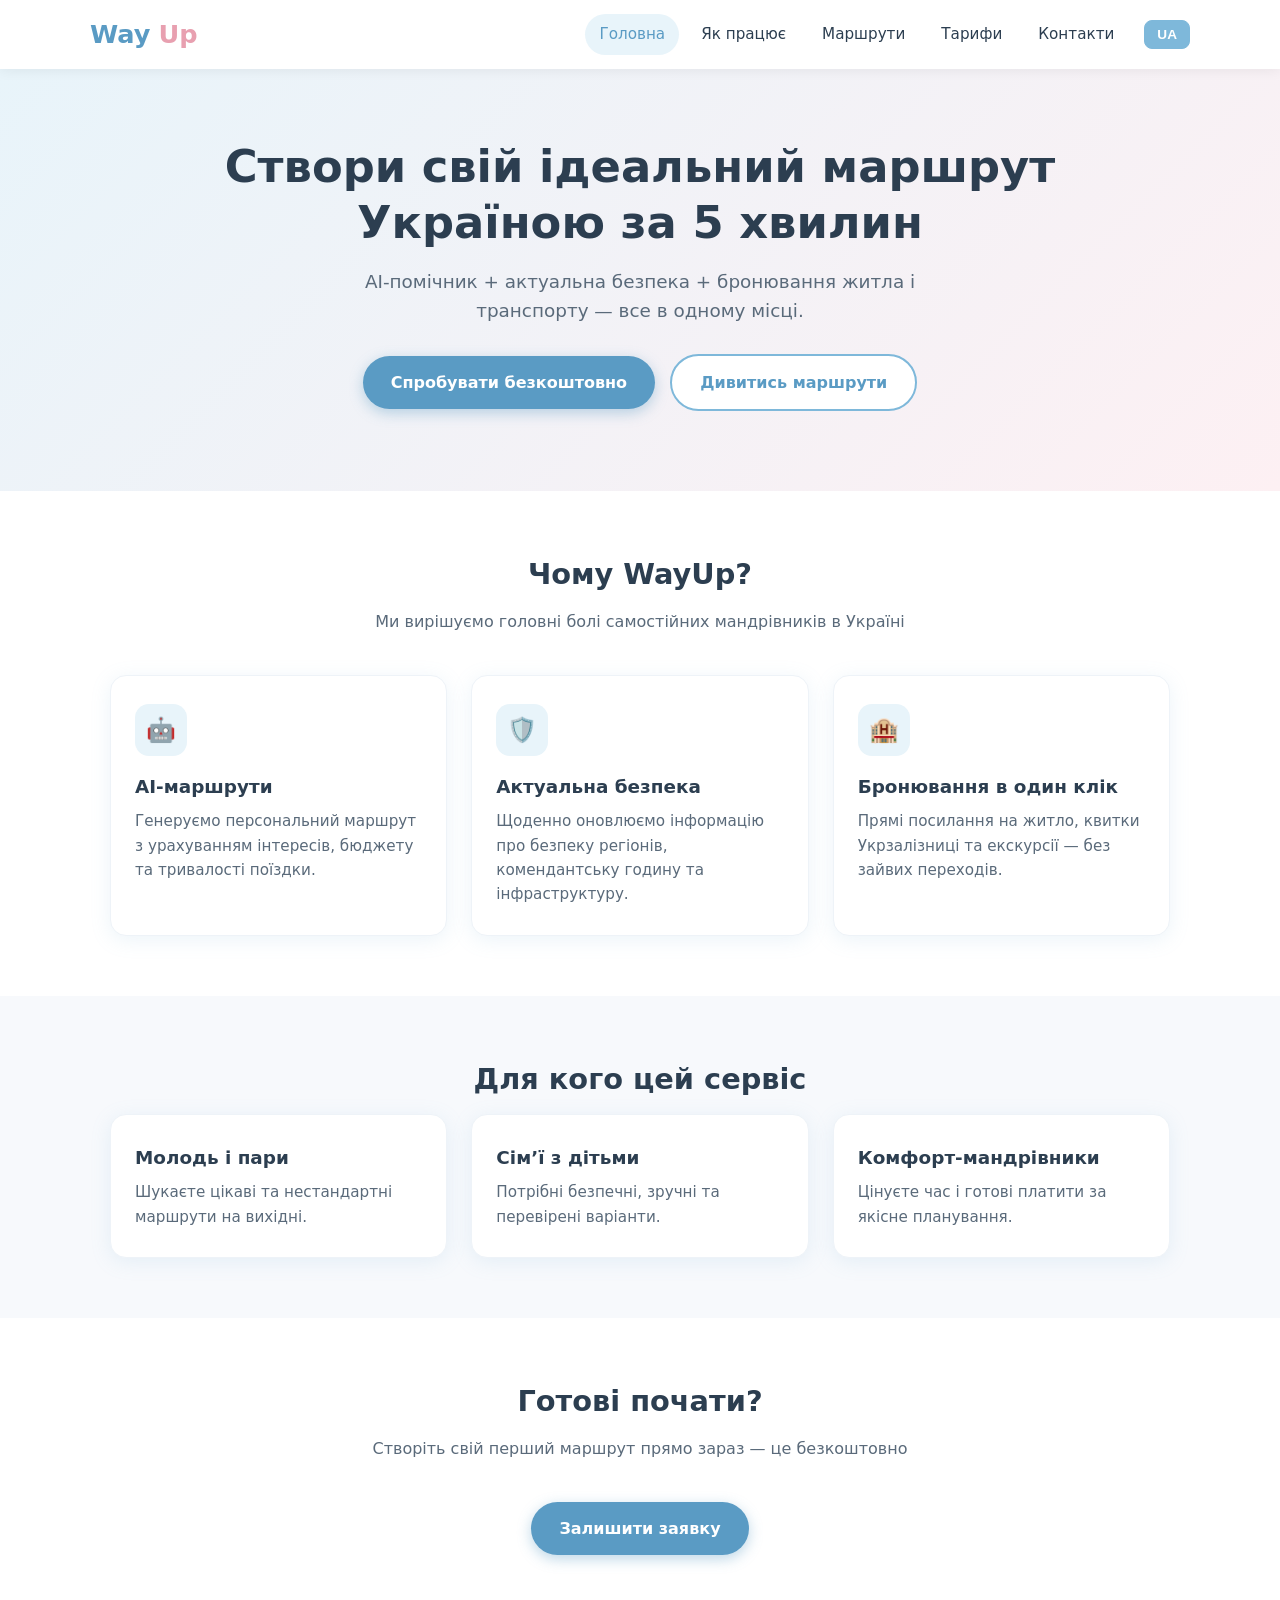
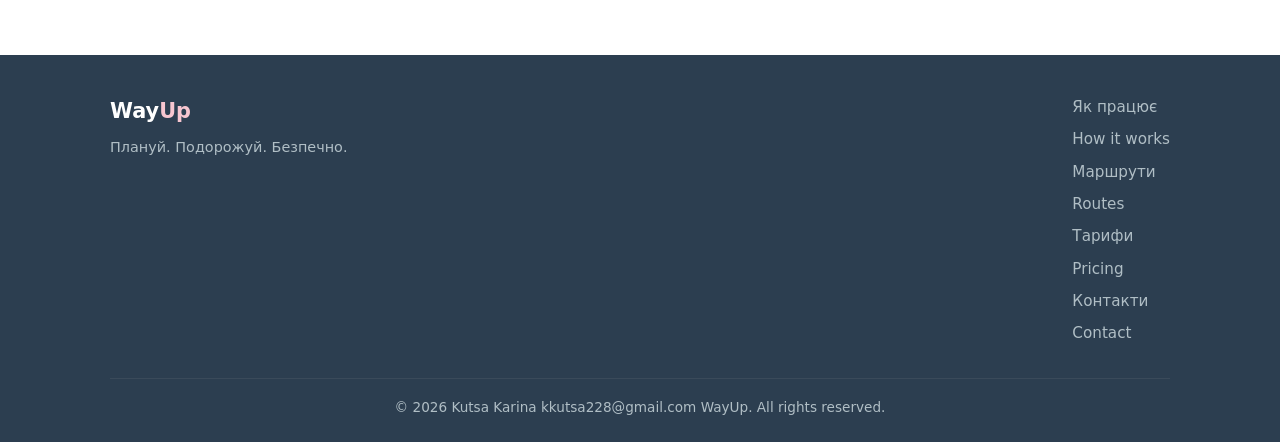
<file: index.html>
<!DOCTYPE html>
<html lang="uk">
<head>
  <meta charset="UTF-8">
  <meta name="viewport" content="width=device-width, initial-scale=1.0">
  <title>WayUp — Плануй подорожі Україною</title>
  <link rel="stylesheet" href="style.css">
</head>
<body>
  <header>
    <div class="container header-inner">
      <a href="index.html" class="logo">Way<span>Up</span></a>
      <nav>
        <a href="index.html" class="active" data-lang="ua">Головна</a>
        <a href="index.html" class="active" data-lang="en" style="display:none">Home</a>
        <a href="how.html" data-lang="ua">Як працює</a>
        <a href="how.html" data-lang="en" style="display:none">How it works</a>
        <a href="routes.html" data-lang="ua">Маршрути</a>
        <a href="routes.html" data-lang="en" style="display:none">Routes</a>
        <a href="pricing.html" data-lang="ua">Тарифи</a>
        <a href="pricing.html" data-lang="en" style="display:none">Pricing</a>
        <a href="contact.html" data-lang="ua">Контакти</a>
        <a href="contact.html" data-lang="en" style="display:none">Contact</a>
        <div class="lang-switch">
          <button class="lang-btn active" data-lang="ua">UA</button>
          <button class="lang-btn" data-lang="en">EN</button>
        </div>
      </nav>
    </div>
  </header>

  <section class="hero">
    <div class="container">
      <h1 data-lang="ua">Створи свій ідеальний маршрут<br>Україною за 5 хвилин</h1>
      <h1 data-lang="en" style="display:none">Create your perfect route<br>across Ukraine in 5 minutes</h1>
      <p data-lang="ua">AI-помічник + актуальна безпека + бронювання житла і транспорту — все в одному місці.</p>
      <p data-lang="en" style="display:none">AI assistant + real-time safety + accommodation & transport booking — all in one place.</p>
      <a href="how.html" class="btn btn-primary" data-lang="ua">Спробувати безкоштовно</a>
      <a href="how.html" class="btn btn-primary" data-lang="en" style="display:none">Try for free</a>
      <a href="routes.html" class="btn btn-secondary" data-lang="ua">Дивитись маршрути</a>
      <a href="routes.html" class="btn btn-secondary" data-lang="en" style="display:none">View routes</a>
    </div>
  </section>

  <section>
    <div class="container">
      <h2 class="section-title" data-lang="ua">Чому WayUp?</h2>
      <h2 class="section-title" data-lang="en" style="display:none">Why WayUp?</h2>
      <p class="section-sub" data-lang="ua">Ми вирішуємо головні болі самостійних мандрівників в Україні</p>
      <p class="section-sub" data-lang="en" style="display:none">We solve the main pain points of independent travelers in Ukraine</p>
      <div class="cards">
        <div class="card">
          <div class="card-icon">🤖</div>
          <h3 data-lang="ua">AI-маршрути</h3>
          <h3 data-lang="en" style="display:none">AI routes</h3>
          <p data-lang="ua">Генеруємо персональний маршрут з урахуванням інтересів, бюджету та тривалості поїздки.</p>
          <p data-lang="en" style="display:none">We generate a personal itinerary based on your interests, budget and trip length.</p>
        </div>
        <div class="card">
          <div class="card-icon">🛡️</div>
          <h3 data-lang="ua">Актуальна безпека</h3>
          <h3 data-lang="en" style="display:none">Real-time safety</h3>
          <p data-lang="ua">Щоденно оновлюємо інформацію про безпеку регіонів, комендантську годину та інфраструктуру.</p>
          <p data-lang="en" style="display:none">Daily updates on regional safety, curfew and infrastructure status.</p>
        </div>
        <div class="card">
          <div class="card-icon">🏨</div>
          <h3 data-lang="ua">Бронювання в один клік</h3>
          <h3 data-lang="en" style="display:none">One-click booking</h3>
          <p data-lang="ua">Прямі посилання на житло, квитки Укрзалізниці та екскурсії — без зайвих переходів.</p>
          <p data-lang="en" style="display:none">Direct links to lodging, train tickets and tours — no extra steps.</p>
        </div>
      </div>
    </div>
  </section>

  <section style="background: var(--gray);">
    <div class="container">
      <h2 class="section-title" data-lang="ua">Для кого цей сервіс</h2>
      <h2 class="section-title" data-lang="en" style="display:none">Who is it for</h2>
      <div class="cards">
        <div class="card">
          <h3 data-lang="ua">Молодь і пари</h3>
          <h3 data-lang="en" style="display:none">Youth & couples</h3>
          <p data-lang="ua">Шукаєте цікаві та нестандартні маршрути на вихідні.</p>
          <p data-lang="en" style="display:none">Looking for interesting and non-standard weekend routes.</p>
        </div>
        <div class="card">
          <h3 data-lang="ua">Сім’ї з дітьми</h3>
          <h3 data-lang="en" style="display:none">Families with kids</h3>
          <p data-lang="ua">Потрібні безпечні, зручні та перевірені варіанти.</p>
          <p data-lang="en" style="display:none">Need safe, convenient and verified options.</p>
        </div>
        <div class="card">
          <h3 data-lang="ua">Комфорт-мандрівники</h3>
          <h3 data-lang="en" style="display:none">Comfort travelers</h3>
          <p data-lang="ua">Цінуєте час і готові платити за якісне планування.</p>
          <p data-lang="en" style="display:none">Value time and are ready to pay for quality planning.</p>
        </div>
      </div>
    </div>
  </section>

  <section>
    <div class="container" style="text-align:center;">
      <h2 class="section-title" data-lang="ua">Готові почати?</h2>
      <h2 class="section-title" data-lang="en" style="display:none">Ready to start?</h2>
      <p class="section-sub" data-lang="ua">Створіть свій перший маршрут прямо зараз — це безкоштовно</p>
      <p class="section-sub" data-lang="en" style="display:none">Create your first route right now — it’s free</p>
      <a href="contact.html" class="btn btn-primary" data-lang="ua">Залишити заявку</a>
      <a href="contact.html" class="btn btn-primary" data-lang="en" style="display:none">Leave a request</a>
    </div>
  </section>

  <footer>
    <div class="container">
      <div class="footer-inner">
        <div>
          <div class="footer-logo">Way<span style="color:#F7C6D0">Up</span></div>
          <p style="margin-top:8px;font-size:0.9rem;" data-lang="ua">Плануй. Подорожуй. Безпечно.</p>
          <p style="margin-top:8px;font-size:0.9rem;" data-lang="en">Plan. Travel. Safely.</p>
        </div>
        <div class="footer-links">
          <a href="how.html" data-lang="ua">Як працює</a>
          <a href="how.html" data-lang="en">How it works</a>
          <a href="routes.html" data-lang="ua">Маршрути</a>
          <a href="routes.html" data-lang="en">Routes</a>
          <a href="pricing.html" data-lang="ua">Тарифи</a>
          <a href="pricing.html" data-lang="en">Pricing</a>
          <a href="contact.html" data-lang="ua">Контакти</a>
          <a href="contact.html" data-lang="en">Contact</a>
        </div>
      </div>
      <div class="copyright">© 2026 Kutsa Karina kkutsa228@gmail.com WayUp. All rights reserved.</div>
    </div>
  </footer>

  <script src="script.js"></script>
</body>
</html>
</file>
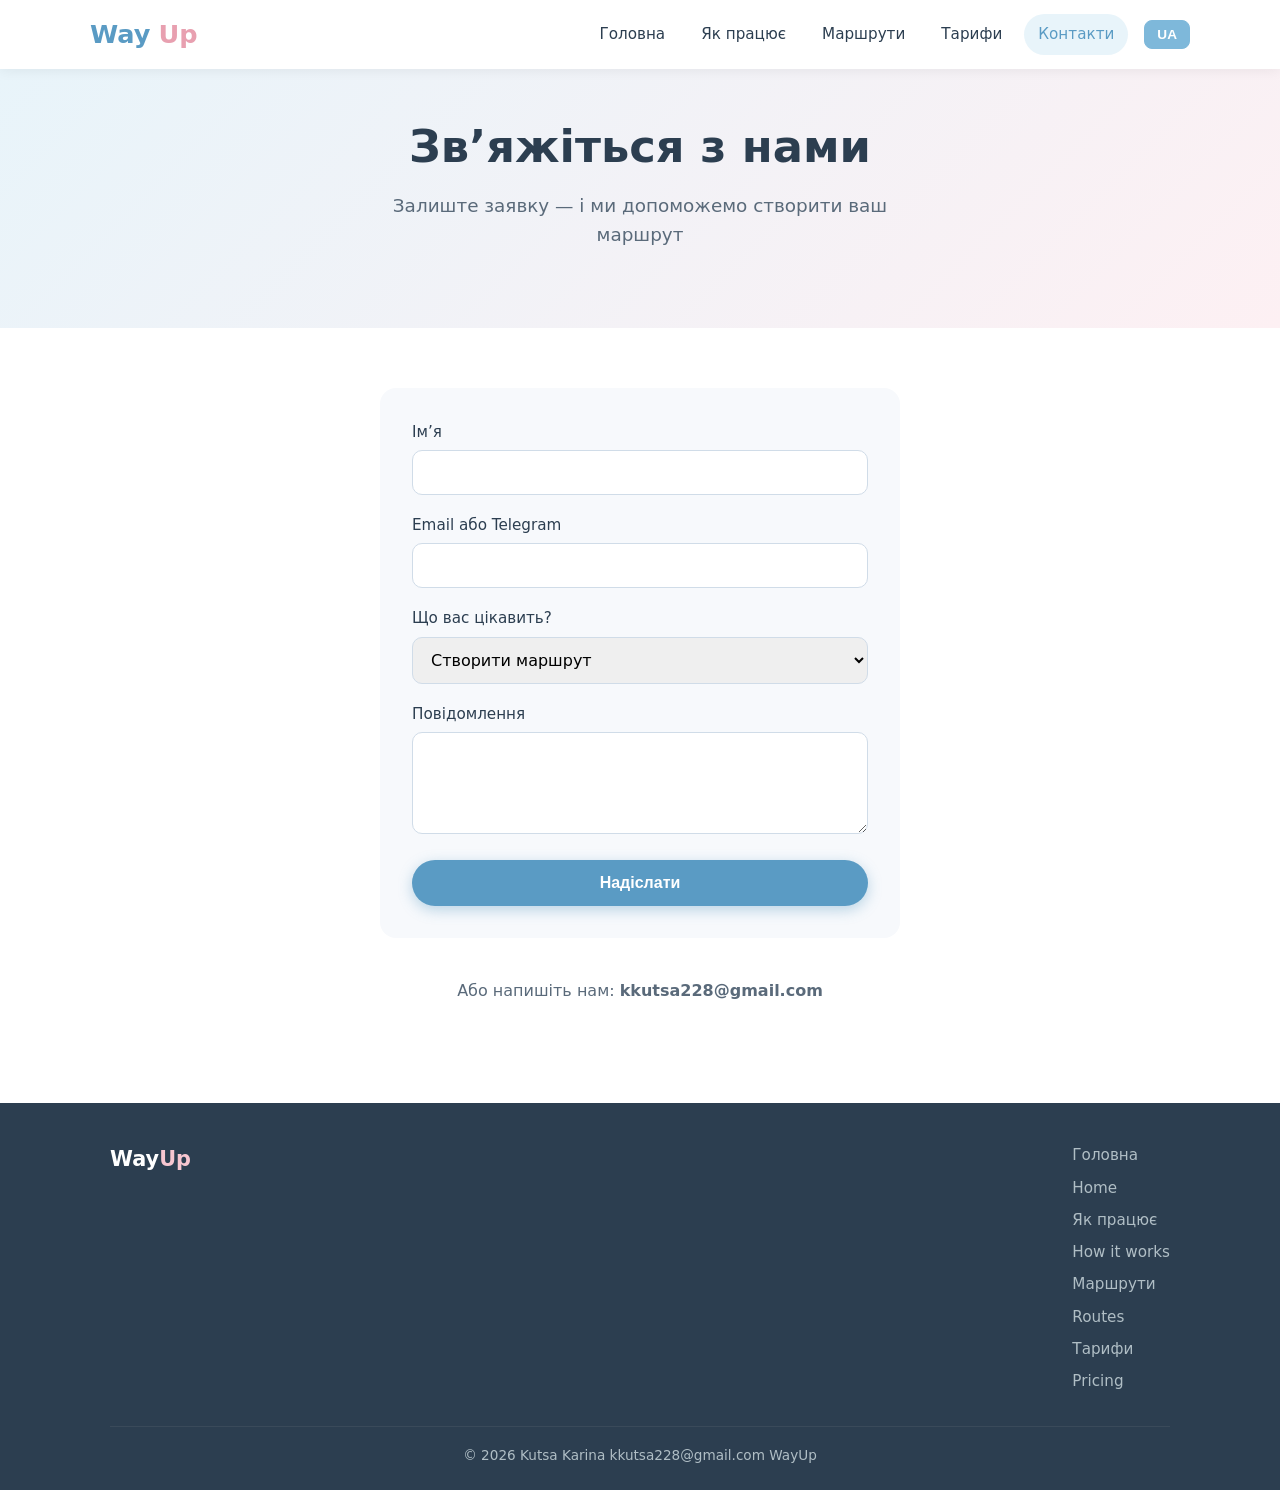
<file: contact.html>
<!DOCTYPE html>
<html lang="uk">
<head>
  <meta charset="UTF-8">
  <meta name="viewport" content="width=device-width, initial-scale=1.0">
  <title>Контакти — WayUp</title>
  <link rel="stylesheet" href="style.css">
</head>
<body>
  <header>
    <div class="container header-inner">
      <a href="index.html" class="logo">Way<span>Up</span></a>
      <nav>
        <a href="index.html" data-lang="ua">Головна</a>
        <a href="index.html" data-lang="en" style="display:none">Home</a>
        <a href="how.html" data-lang="ua">Як працює</a>
        <a href="how.html" data-lang="en" style="display:none">How it works</a>
        <a href="routes.html" data-lang="ua">Маршрути</a>
        <a href="routes.html" data-lang="en" style="display:none">Routes</a>
        <a href="pricing.html" data-lang="ua">Тарифи</a>
        <a href="pricing.html" data-lang="en" style="display:none">Pricing</a>
        <a href="contact.html" class="active" data-lang="ua">Контакти</a>
        <a href="contact.html" class="active" data-lang="en" style="display:none">Contact</a>
        <div class="lang-switch">
          <button class="lang-btn active" data-lang="ua">UA</button>
          <button class="lang-btn" data-lang="en">EN</button>
        </div>
      </nav>
    </div>
  </header>

  <section class="hero" style="padding:50px 0;">
    <div class="container">
      <h1 data-lang="ua">Зв’яжіться з нами</h1>
      <h1 data-lang="en" style="display:none">Contact us</h1>
      <p data-lang="ua">Залиште заявку — і ми допоможемо створити ваш маршрут</p>
      <p data-lang="en" style="display:none">Leave a request — and we will help create your route</p>
    </div>
  </section>

  <section>
    <div class="container">
      <form class="contact-form" id="contactForm">
        <div class="form-group">
          <label data-lang="ua">Ім’я</label>
          <label data-lang="en" style="display:none">Name</label>
          <input type="text" name="name" required>
        </div>
        <div class="form-group">
          <label data-lang="ua">Email або Telegram</label>
          <label data-lang="en" style="display:none">Email or Telegram</label>
          <input type="text" name="contact" required>
        </div>
        <div class="form-group">
          <label data-lang="ua">Що вас цікавить?</label>
          <label data-lang="en" style="display:none">What are you interested in?</label>
          <select name="interest">
            <option data-lang="ua" value="route">Створити маршрут</option>
            <option data-lang="en" value="route" style="display:none">Create a route</option>
            <option data-lang="ua" value="premium">Premium підписка</option>
            <option data-lang="en" value="premium" style="display:none">Premium subscription</option>
            <option data-lang="ua" value="custom">Індивідуальне планування</option>
            <option data-lang="en" value="custom" style="display:none">Custom planning</option>
            <option data-lang="ua" value="other">Інше</option>
            <option data-lang="en" value="other" style="display:none">Other</option>
          </select>
        </div>
        <div class="form-group">
          <label data-lang="ua">Повідомлення</label>
          <label data-lang="en" style="display:none">Message</label>
          <textarea name="message" rows="4"></textarea>
        </div>
        <button type="submit" class="btn btn-primary" style="width:100%;" data-lang="ua">Надіслати</button>
        <button type="submit" class="btn btn-primary" style="width:100%;display:none;" data-lang="en">Send</button>
      </form>

      <div style="text-align:center;margin-top:40px;color:var(--text-light);">
        <p data-lang="ua">Або напишіть нам: <strong>kkutsa228@gmail.com</strong></p>
        <p data-lang="en" style="display:none">Or write to us: <strong>kkutsa228@gmail.com</strong></p>
      </div>
    </div>
  </section>

  <footer>
    <div class="container">
      <div class="footer-inner">
        <div class="footer-logo">Way<span style="color:#F7C6D0">Up</span></div>
        <div class="footer-links">
          <a href="index.html" data-lang="ua">Головна</a>
          <a href="index.html" data-lang="en">Home</a>
          <a href="how.html" data-lang="ua">Як працює</a>
          <a href="how.html" data-lang="en">How it works</a>
          <a href="routes.html" data-lang="ua">Маршрути</a>
          <a href="routes.html" data-lang="en">Routes</a>
          <a href="pricing.html" data-lang="ua">Тарифи</a>
          <a href="pricing.html" data-lang="en">Pricing</a>
        </div>
      </div>
      <div class="copyright">© 2026 Kutsa Karina kkutsa228@gmail.com WayUp</div>
    </div>
  </footer>
  <script src="script.js"></script>
</body>
</html>
</file>
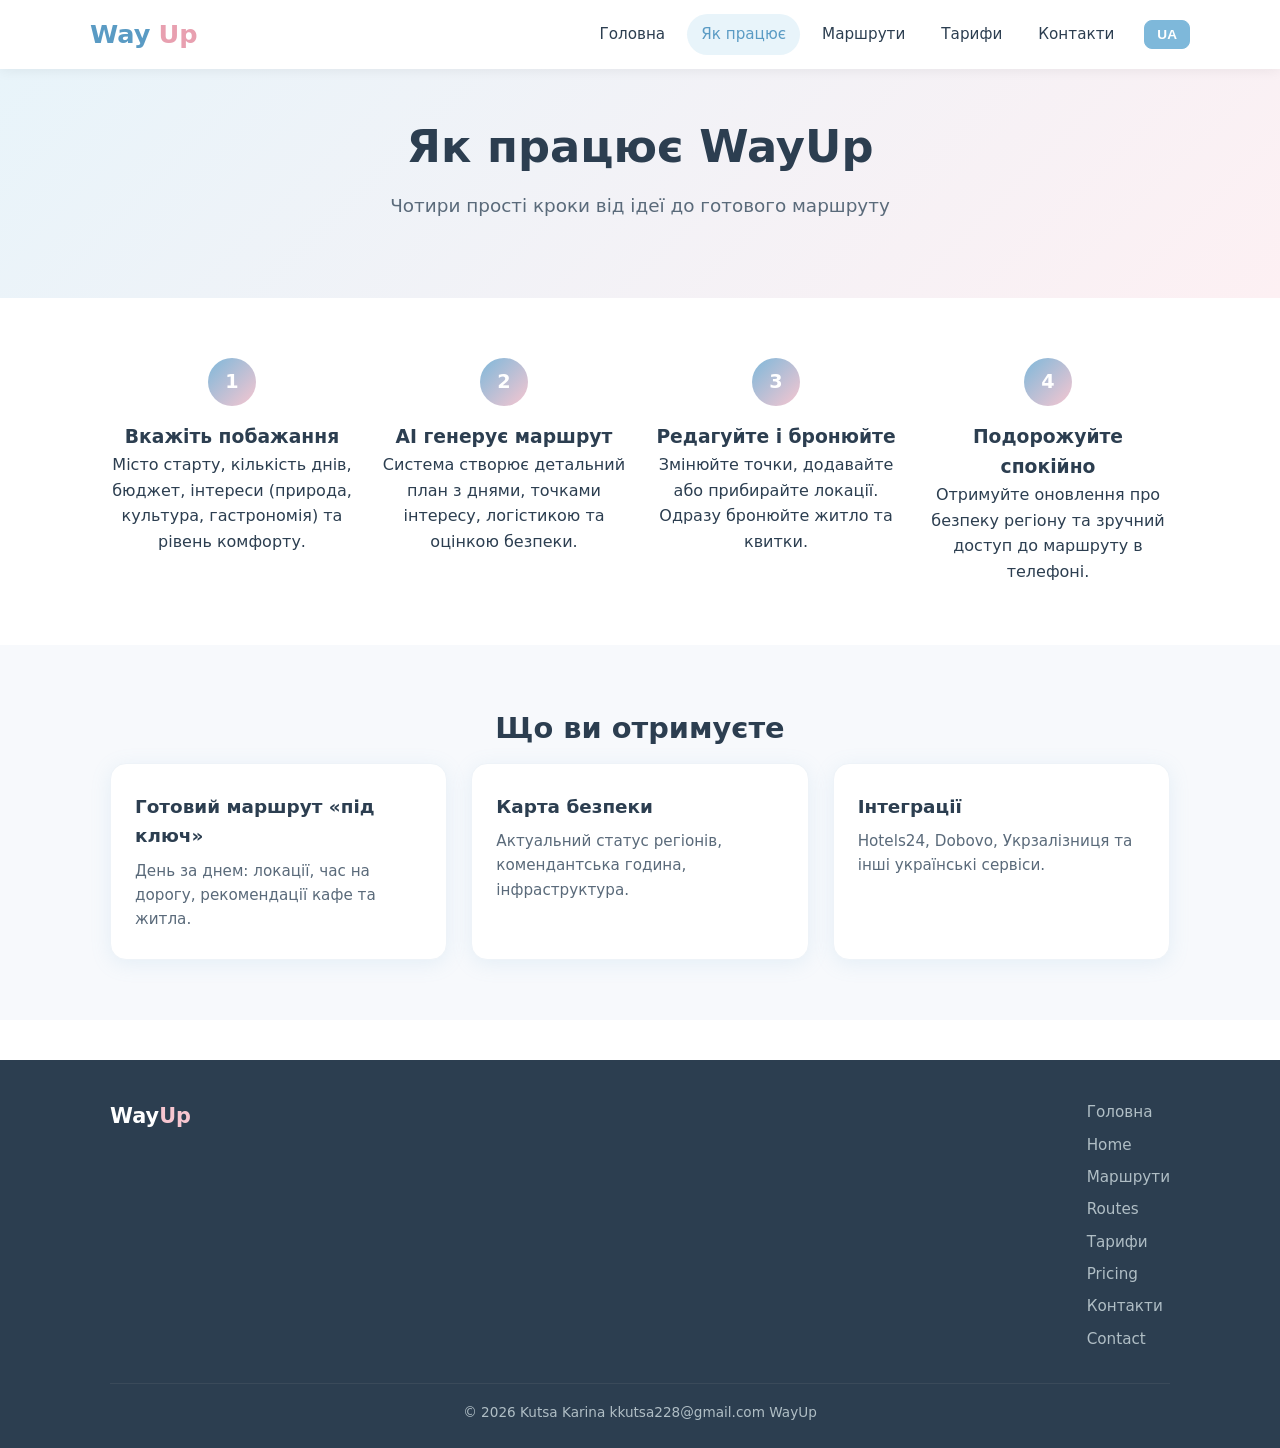
<file: how.html>
<!DOCTYPE html>
<html lang="uk">
<head>
  <meta charset="UTF-8">
  <meta name="viewport" content="width=device-width, initial-scale=1.0">
  <title>Як працює — WayUp</title>
  <link rel="stylesheet" href="style.css">
</head>
<body>
  <header>
    <div class="container header-inner">
      <a href="index.html" class="logo">Way<span>Up</span></a>
      <nav>
        <a href="index.html" data-lang="ua">Головна</a>
        <a href="index.html" data-lang="en" style="display:none">Home</a>
        <a href="how.html" class="active" data-lang="ua">Як працює</a>
        <a href="how.html" class="active" data-lang="en" style="display:none">How it works</a>
        <a href="routes.html" data-lang="ua">Маршрути</a>
        <a href="routes.html" data-lang="en" style="display:none">Routes</a>
        <a href="pricing.html" data-lang="ua">Тарифи</a>
        <a href="pricing.html" data-lang="en" style="display:none">Pricing</a>
        <a href="contact.html" data-lang="ua">Контакти</a>
        <a href="contact.html" data-lang="en" style="display:none">Contact</a>
        <div class="lang-switch">
          <button class="lang-btn active" data-lang="ua">UA</button>
          <button class="lang-btn" data-lang="en">EN</button>
        </div>
      </nav>
    </div>
  </header>

  <section class="hero" style="padding:50px 0;">
    <div class="container">
      <h1 data-lang="ua">Як працює WayUp</h1>
      <h1 data-lang="en" style="display:none">How WayUp works</h1>
      <p data-lang="ua">Чотири прості кроки від ідеї до готового маршруту</p>
      <p data-lang="en" style="display:none">Four simple steps from idea to ready itinerary</p>
    </div>
  </section>

  <section>
    <div class="container">
      <div class="steps">
        <div class="step">
          <div class="step-num">1</div>
          <h3 data-lang="ua">Вкажіть побажання</h3>
          <h3 data-lang="en" style="display:none">Tell us your wishes</h3>
          <p data-lang="ua">Місто старту, кількість днів, бюджет, інтереси (природа, культура, гастрономія) та рівень комфорту.</p>
          <p data-lang="en" style="display:none">Starting city, number of days, budget, interests (nature, culture, food) and comfort level.</p>
        </div>
        <div class="step">
          <div class="step-num">2</div>
          <h3 data-lang="ua">AI генерує маршрут</h3>
          <h3 data-lang="en" style="display:none">AI builds the route</h3>
          <p data-lang="ua">Система створює детальний план з днями, точками інтересу, логістикою та оцінкою безпеки.</p>
          <p data-lang="en" style="display:none">The system creates a detailed plan with days, points of interest, logistics and safety assessment.</p>
        </div>
        <div class="step">
          <div class="step-num">3</div>
          <h3 data-lang="ua">Редагуйте і бронюйте</h3>
          <h3 data-lang="en" style="display:none">Edit & book</h3>
          <p data-lang="ua">Змінюйте точки, додавайте або прибирайте локації. Одразу бронюйте житло та квитки.</p>
          <p data-lang="en" style="display:none">Change points, add or remove locations. Book lodging and tickets right away.</p>
        </div>
        <div class="step">
          <div class="step-num">4</div>
          <h3 data-lang="ua">Подорожуйте спокійно</h3>
          <h3 data-lang="en" style="display:none">Travel with peace of mind</h3>
          <p data-lang="ua">Отримуйте оновлення про безпеку регіону та зручний доступ до маршруту в телефоні.</p>
          <p data-lang="en" style="display:none">Get safety updates for the region and easy access to the route on your phone.</p>
        </div>
      </div>
    </div>
  </section>

  <section style="background:var(--gray);">
    <div class="container">
      <h2 class="section-title" data-lang="ua">Що ви отримуєте</h2>
      <h2 class="section-title" data-lang="en" style="display:none">What you get</h2>
      <div class="cards">
        <div class="card">
          <h3 data-lang="ua">Готовий маршрут «під ключ»</h3>
          <h3 data-lang="en" style="display:none">Ready-made itinerary</h3>
          <p data-lang="ua">День за днем: локації, час на дорогу, рекомендації кафе та житла.</p>
          <p data-lang="en" style="display:none">Day by day: locations, travel time, café and lodging recommendations.</p>
        </div>
        <div class="card">
          <h3 data-lang="ua">Карта безпеки</h3>
          <h3 data-lang="en" style="display:none">Safety map</h3>
          <p data-lang="ua">Актуальний статус регіонів, комендантська година, інфраструктура.</p>
          <p data-lang="en" style="display:none">Current regional status, curfew, infrastructure.</p>
        </div>
        <div class="card">
          <h3 data-lang="ua">Інтеграції</h3>
          <h3 data-lang="en" style="display:none">Integrations</h3>
          <p data-lang="ua">Hotels24, Dobovo, Укрзалізниця та інші українські сервіси.</p>
          <p data-lang="en" style="display:none">Hotels24, Dobovo, Ukrzaliznytsia and other Ukrainian services.</p>
        </div>
      </div>
    </div>
  </section>

  <footer>
    <div class="container">
      <div class="footer-inner">
        <div>
          <div class="footer-logo">Way<span style="color:#F7C6D0">Up</span></div>
        </div>
        <div class="footer-links">
          <a href="index.html" data-lang="ua">Головна</a>
          <a href="index.html" data-lang="en">Home</a>
          <a href="routes.html" data-lang="ua">Маршрути</a>
          <a href="routes.html" data-lang="en">Routes</a>
          <a href="pricing.html" data-lang="ua">Тарифи</a>
          <a href="pricing.html" data-lang="en">Pricing</a>
          <a href="contact.html" data-lang="ua">Контакти</a>
          <a href="contact.html" data-lang="en">Contact</a>
        </div>
      </div>
      <div class="copyright">© 2026 Kutsa Karina kkutsa228@gmail.com WayUp</div>
    </div>
  </footer>
  <script src="script.js"></script>
</body>
</html>
</file>
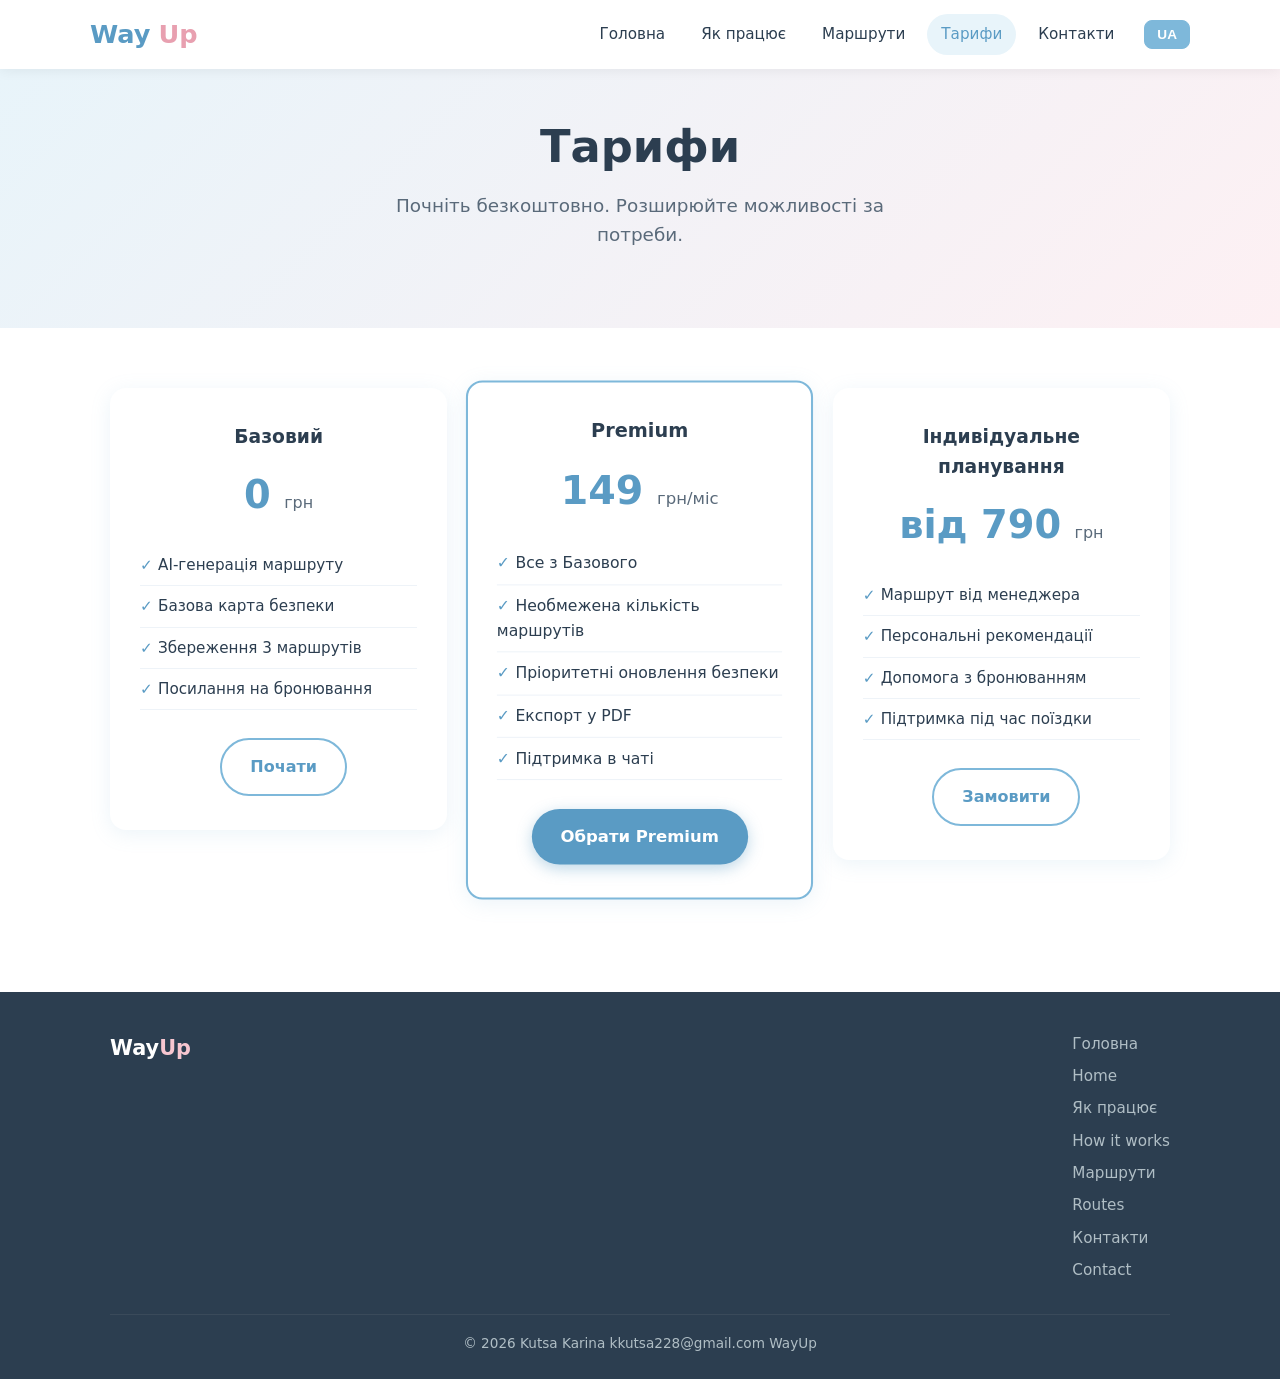
<file: pricing.html>
<!DOCTYPE html>
<html lang="uk">
<head>
  <meta charset="UTF-8">
  <meta name="viewport" content="width=device-width, initial-scale=1.0">
  <title>Тарифи — WayUp</title>
  <link rel="stylesheet" href="style.css">
</head>
<body>
  <header>
    <div class="container header-inner">
      <a href="index.html" class="logo">Way<span>Up</span></a>
      <nav>
        <a href="index.html" data-lang="ua">Головна</a>
        <a href="index.html" data-lang="en" style="display:none">Home</a>
        <a href="how.html" data-lang="ua">Як працює</a>
        <a href="how.html" data-lang="en" style="display:none">How it works</a>
        <a href="routes.html" data-lang="ua">Маршрути</a>
        <a href="routes.html" data-lang="en" style="display:none">Routes</a>
        <a href="pricing.html" class="active" data-lang="ua">Тарифи</a>
        <a href="pricing.html" class="active" data-lang="en" style="display:none">Pricing</a>
        <a href="contact.html" data-lang="ua">Контакти</a>
        <a href="contact.html" data-lang="en" style="display:none">Contact</a>
        <div class="lang-switch">
          <button class="lang-btn active" data-lang="ua">UA</button>
          <button class="lang-btn" data-lang="en">EN</button>
        </div>
      </nav>
    </div>
  </header>

  <section class="hero" style="padding:50px 0;">
    <div class="container">
      <h1 data-lang="ua">Тарифи</h1>
      <h1 data-lang="en" style="display:none">Pricing</h1>
      <p data-lang="ua">Почніть безкоштовно. Розширюйте можливості за потреби.</p>
      <p data-lang="en" style="display:none">Start for free. Upgrade when you need more.</p>
    </div>
  </section>

  <section>
    <div class="container">
      <div class="pricing">
        <div class="price-card">
          <h3 data-lang="ua">Базовий</h3>
          <h3 data-lang="en" style="display:none">Basic</h3>
          <div class="price">0 <span data-lang="ua">грн</span><span data-lang="en" style="display:none">UAH</span></div>
          <ul>
            <li data-lang="ua">AI-генерація маршруту</li>
            <li data-lang="en" style="display:none">AI route generation</li>
            <li data-lang="ua">Базова карта безпеки</li>
            <li data-lang="en" style="display:none">Basic safety map</li>
            <li data-lang="ua">Збереження 3 маршрутів</li>
            <li data-lang="en" style="display:none">Save up to 3 routes</li>
            <li data-lang="ua">Посилання на бронювання</li>
            <li data-lang="en" style="display:none">Booking links</li>
          </ul>
          <a href="contact.html" class="btn btn-secondary" data-lang="ua">Почати</a>
          <a href="contact.html" class="btn btn-secondary" data-lang="en" style="display:none">Start</a>
        </div>
        <div class="price-card featured">
          <h3 data-lang="ua">Premium</h3>
          <h3 data-lang="en" style="display:none">Premium</h3>
          <div class="price">149 <span data-lang="ua">грн/міс</span><span data-lang="en" style="display:none">UAH/mo</span></div>
          <ul>
            <li data-lang="ua">Все з Базового</li>
            <li data-lang="en" style="display:none">Everything in Basic</li>
            <li data-lang="ua">Необмежена кількість маршрутів</li>
            <li data-lang="en" style="display:none">Unlimited routes</li>
            <li data-lang="ua">Пріоритетні оновлення безпеки</li>
            <li data-lang="en" style="display:none">Priority safety updates</li>
            <li data-lang="ua">Експорт у PDF</li>
            <li data-lang="en" style="display:none">PDF export</li>
            <li data-lang="ua">Підтримка в чаті</li>
            <li data-lang="en" style="display:none">Chat support</li>
          </ul>
          <a href="contact.html" class="btn btn-primary" data-lang="ua">Обрати Premium</a>
          <a href="contact.html" class="btn btn-primary" data-lang="en" style="display:none">Choose Premium</a>
        </div>
        <div class="price-card">
          <h3 data-lang="ua">Індивідуальне планування</h3>
          <h3 data-lang="en" style="display:none">Custom planning</h3>
          <div class="price">від 790 <span data-lang="ua">грн</span><span data-lang="en" style="display:none">UAH</span></div>
          <ul>
            <li data-lang="ua">Маршрут від менеджера</li>
            <li data-lang="en" style="display:none">Route by a human manager</li>
            <li data-lang="ua">Персональні рекомендації</li>
            <li data-lang="en" style="display:none">Personal recommendations</li>
            <li data-lang="ua">Допомога з бронюванням</li>
            <li data-lang="en" style="display:none">Booking assistance</li>
            <li data-lang="ua">Підтримка під час поїздки</li>
            <li data-lang="en" style="display:none">Support during the trip</li>
          </ul>
          <a href="contact.html" class="btn btn-secondary" data-lang="ua">Замовити</a>
          <a href="contact.html" class="btn btn-secondary" data-lang="en" style="display:none">Order</a>
        </div>
      </div>
    </div>
  </section>

  <footer>
    <div class="container">
      <div class="footer-inner">
        <div class="footer-logo">Way<span style="color:#F7C6D0">Up</span></div>
        <div class="footer-links">
          <a href="index.html" data-lang="ua">Головна</a>
          <a href="index.html" data-lang="en">Home</a>
          <a href="how.html" data-lang="ua">Як працює</a>
          <a href="how.html" data-lang="en">How it works</a>
          <a href="routes.html" data-lang="ua">Маршрути</a>
          <a href="routes.html" data-lang="en">Routes</a>
          <a href="contact.html" data-lang="ua">Контакти</a>
          <a href="contact.html" data-lang="en">Contact</a>
        </div>
      </div>
      <div class="copyright">© 2026 Kutsa Karina kkutsa228@gmail.com WayUp</div>
    </div>
  </footer>
  <script src="script.js"></script>
</body>
</html>
</file>
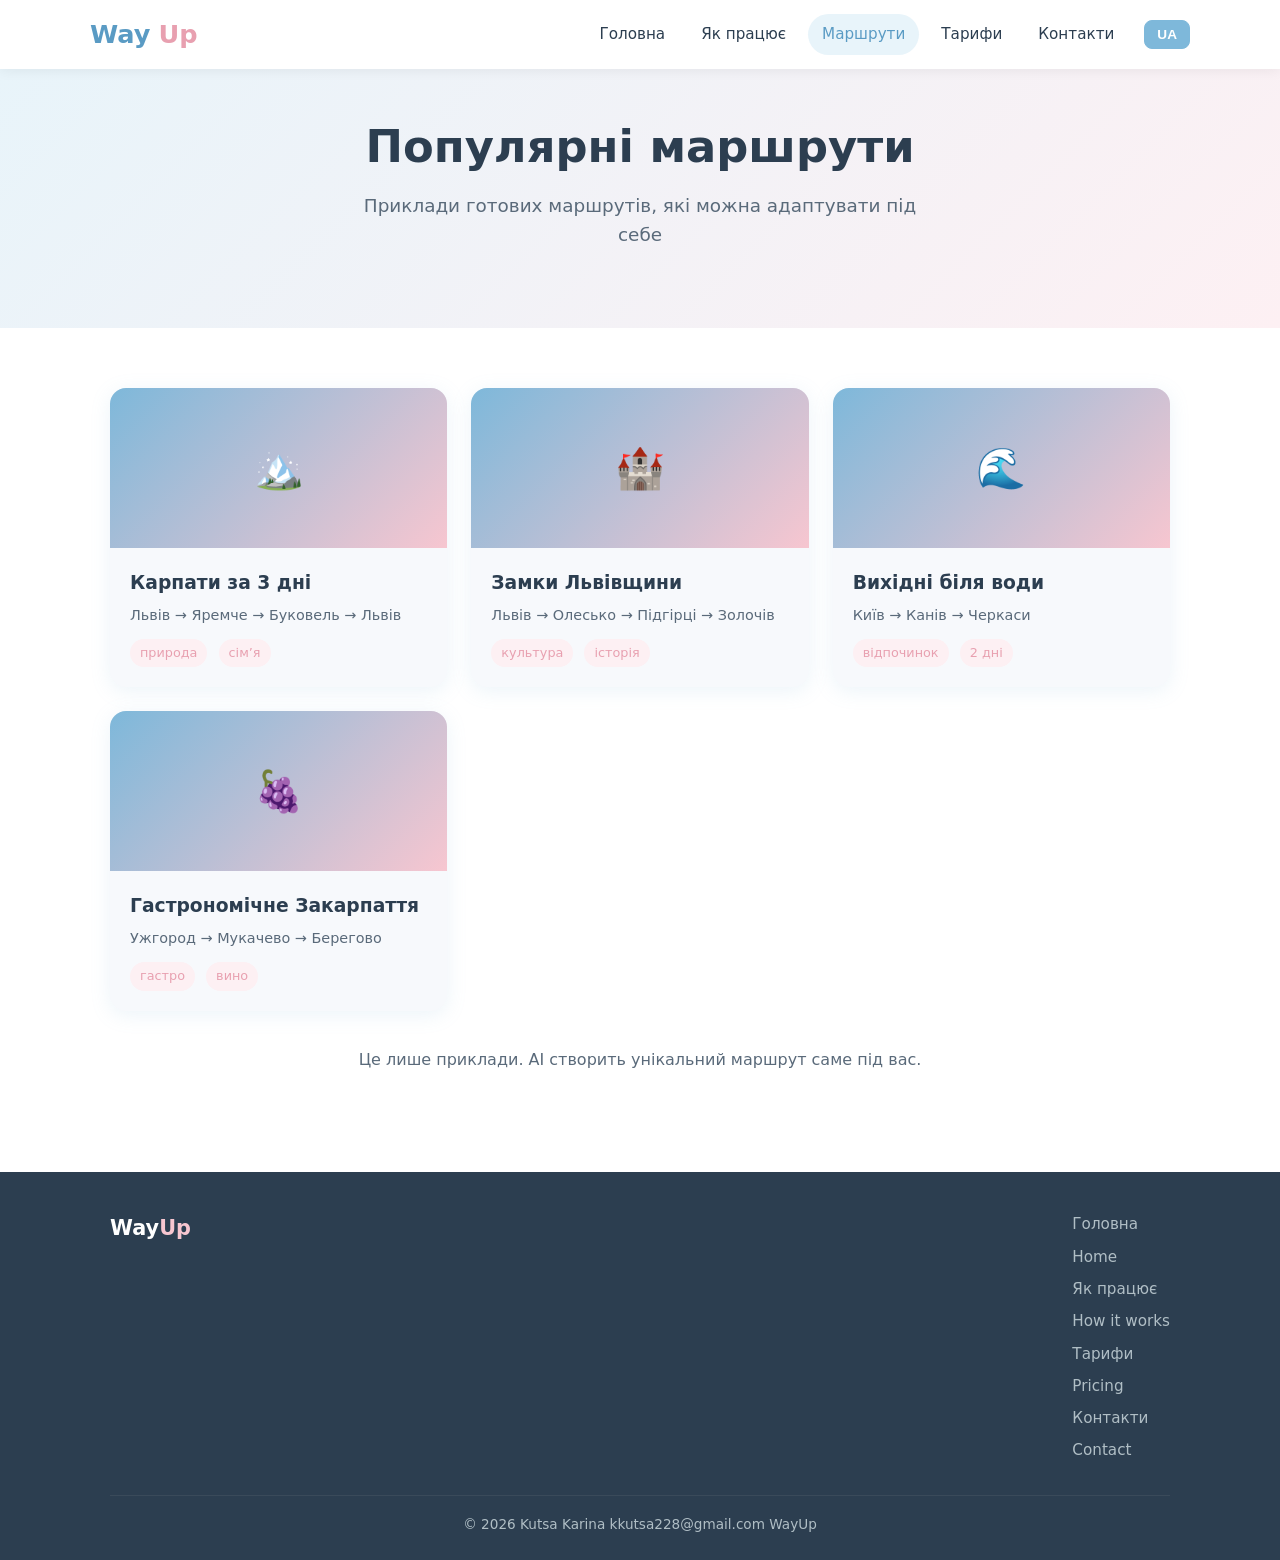
<file: routes.html>
<!DOCTYPE html>
<html lang="uk">
<head>
  <meta charset="UTF-8">
  <meta name="viewport" content="width=device-width, initial-scale=1.0">
  <title>Маршрути — WayUp</title>
  <link rel="stylesheet" href="style.css">
</head>
<body>
  <header>
    <div class="container header-inner">
      <a href="index.html" class="logo">Way<span>Up</span></a>
      <nav>
        <a href="index.html" data-lang="ua">Головна</a>
        <a href="index.html" data-lang="en" style="display:none">Home</a>
        <a href="how.html" data-lang="ua">Як працює</a>
        <a href="how.html" data-lang="en" style="display:none">How it works</a>
        <a href="routes.html" class="active" data-lang="ua">Маршрути</a>
        <a href="routes.html" class="active" data-lang="en" style="display:none">Routes</a>
        <a href="pricing.html" data-lang="ua">Тарифи</a>
        <a href="pricing.html" data-lang="en" style="display:none">Pricing</a>
        <a href="contact.html" data-lang="ua">Контакти</a>
        <a href="contact.html" data-lang="en" style="display:none">Contact</a>
        <div class="lang-switch">
          <button class="lang-btn active" data-lang="ua">UA</button>
          <button class="lang-btn" data-lang="en">EN</button>
        </div>
      </nav>
    </div>
  </header>

  <section class="hero" style="padding:50px 0;">
    <div class="container">
      <h1 data-lang="ua">Популярні маршрути</h1>
      <h1 data-lang="en" style="display:none">Popular routes</h1>
      <p data-lang="ua">Приклади готових маршрутів, які можна адаптувати під себе</p>
      <p data-lang="en" style="display:none">Examples of ready routes you can adapt to your needs</p>
    </div>
  </section>

  <section>
    <div class="container">
      <div class="cards">
        <div class="route-card">
          <div class="route-img">🏔️</div>
          <div class="route-body">
            <h3 data-lang="ua">Карпати за 3 дні</h3>
            <h3 data-lang="en" style="display:none">Carpathians in 3 days</h3>
            <div class="route-meta" data-lang="ua">Львів → Яремче → Буковель → Львів</div>
            <div class="route-meta" data-lang="en" style="display:none">Lviv → Yaremche → Bukovel → Lviv</div>
            <span class="tag" data-lang="ua">природа</span>
            <span class="tag" data-lang="ua">сім’я</span>
            <span class="tag" data-lang="en" style="display:none">nature</span>
            <span class="tag" data-lang="en" style="display:none">family</span>
          </div>
        </div>
        <div class="route-card">
          <div class="route-img">🏰</div>
          <div class="route-body">
            <h3 data-lang="ua">Замки Львівщини</h3>
            <h3 data-lang="en" style="display:none">Castles of Lviv region</h3>
            <div class="route-meta" data-lang="ua">Львів → Олесько → Підгірці → Золочів</div>
            <div class="route-meta" data-lang="en" style="display:none">Lviv → Olesko → Pidhirtsi → Zolochiv</div>
            <span class="tag" data-lang="ua">культура</span>
            <span class="tag" data-lang="ua">історія</span>
            <span class="tag" data-lang="en" style="display:none">culture</span>
            <span class="tag" data-lang="en" style="display:none">history</span>
          </div>
        </div>
        <div class="route-card">
          <div class="route-img">🌊</div>
          <div class="route-body">
            <h3 data-lang="ua">Вихідні біля води</h3>
            <h3 data-lang="en" style="display:none">Weekend by the water</h3>
            <div class="route-meta" data-lang="ua">Київ → Канів → Черкаси</div>
            <div class="route-meta" data-lang="en" style="display:none">Kyiv → Kaniv → Cherkasy</div>
            <span class="tag" data-lang="ua">відпочинок</span>
            <span class="tag" data-lang="ua">2 дні</span>
            <span class="tag" data-lang="en" style="display:none">relax</span>
            <span class="tag" data-lang="en" style="display:none">2 days</span>
          </div>
        </div>
        <div class="route-card">
          <div class="route-img">🍇</div>
          <div class="route-body">
            <h3 data-lang="ua">Гастрономічне Закарпаття</h3>
            <h3 data-lang="en" style="display:none">Gastronomic Zakarpattia</h3>
            <div class="route-meta" data-lang="ua">Ужгород → Мукачево → Берегово</div>
            <div class="route-meta" data-lang="en" style="display:none">Uzhhorod → Mukachevo → Berehove</div>
            <span class="tag" data-lang="ua">гастро</span>
            <span class="tag" data-lang="ua">вино</span>
            <span class="tag" data-lang="en" style="display:none">food</span>
            <span class="tag" data-lang="en" style="display:none">wine</span>
          </div>
        </div>
      </div>
      <p style="text-align:center;margin-top:36px;color:var(--text-light);" data-lang="ua">
        Це лише приклади. AI створить унікальний маршрут саме під вас.
      </p>
      <p style="text-align:center;margin-top:36px;color:var(--text-light);" data-lang="en" style="display:none">
        These are just examples. AI will create a unique route just for you.
      </p>
    </div>
  </section>

  <footer>
    <div class="container">
      <div class="footer-inner">
        <div class="footer-logo">Way<span style="color:#F7C6D0">Up</span></div>
        <div class="footer-links">
          <a href="index.html" data-lang="ua">Головна</a>
          <a href="index.html" data-lang="en">Home</a>
          <a href="how.html" data-lang="ua">Як працює</a>
          <a href="how.html" data-lang="en">How it works</a>
          <a href="pricing.html" data-lang="ua">Тарифи</a>
          <a href="pricing.html" data-lang="en">Pricing</a>
          <a href="contact.html" data-lang="ua">Контакти</a>
          <a href="contact.html" data-lang="en">Contact</a>
        </div>
      </div>
      <div class="copyright">© 2026 Kutsa Karina kkutsa228@gmail.com WayUp</div>
    </div>
  </footer>
  <script src="script.js"></script>
</body>
</html>
</file>
<file: style.css>
/* WayUp – Soft Blue + Soft Pink */
:root {
  --blue: #7EB8DA;
  --blue-dark: #5A9BC4;
  --blue-light: #E8F4FA;
  --pink: #F7C6D0;
  --pink-dark: #E8A0B0;
  --pink-light: #FDF0F3;
  --text: #2C3E50;
  --text-light: #5A6A7A;
  --white: #FFFFFF;
  --gray: #F7F9FC;
  --shadow: 0 4px 20px rgba(126, 184, 218, 0.15);
  --radius: 16px;
}

* {
  margin: 0;
  padding: 0;
  box-sizing: border-box;
}

body {
  font-family: 'Segoe UI', system-ui, -apple-system, sans-serif;
  color: var(--text);
  background: var(--white);
  line-height: 1.6;
}

a {
  text-decoration: none;
  color: inherit;
}

img {
  max-width: 100%;
  display: block;
}

.container {
  max-width: 1100px;
  margin: 0 auto;
  padding: 0 20px;
}

/* Header */
header {
  background: var(--white);
  box-shadow: 0 2px 12px rgba(0,0,0,0.06);
  position: sticky;
  top: 0;
  z-index: 100;
}

.header-inner {
  display: flex;
  align-items: center;
  justify-content: space-between;
  padding: 14px 0;
  gap: 16px;
}

.logo {
  font-size: 1.6rem;
  font-weight: 700;
  color: var(--blue-dark);
  display: flex;
  align-items: center;
  gap: 8px;
}

.logo span {
  color: var(--pink-dark);
}

nav {
  display: flex;
  align-items: center;
  gap: 8px;
  flex-wrap: wrap;
}

nav a {
  padding: 8px 14px;
  border-radius: 999px;
  font-weight: 500;
  font-size: 0.95rem;
  transition: all 0.2s;
}

nav a:hover,
nav a.active {
  background: var(--blue-light);
  color: var(--blue-dark);
}

.lang-switch {
  display: flex;
  gap: 4px;
  margin-left: 8px;
}

.lang-btn {
  padding: 6px 12px;
  border: 1.5px solid var(--blue);
  border-radius: 8px;
  background: transparent;
  cursor: pointer;
  font-weight: 600;
  font-size: 0.85rem;
  color: var(--blue-dark);
  transition: all 0.2s;
}

.lang-btn.active,
.lang-btn:hover {
  background: var(--blue);
  color: white;
}

/* Hero */
.hero {
  background: linear-gradient(135deg, var(--blue-light) 0%, var(--pink-light) 100%);
  padding: 70px 0 80px;
  text-align: center;
}

.hero h1 {
  font-size: clamp(1.9rem, 5vw, 2.8rem);
  margin-bottom: 16px;
  line-height: 1.25;
}

.hero p {
  font-size: 1.15rem;
  color: var(--text-light);
  max-width: 580px;
  margin: 0 auto 28px;
}

.btn {
  display: inline-block;
  padding: 14px 28px;
  border-radius: 999px;
  font-weight: 600;
  font-size: 1rem;
  transition: all 0.25s;
  border: none;
  cursor: pointer;
}

.btn-primary {
  background: var(--blue-dark);
  color: white;
  box-shadow: 0 4px 14px rgba(90, 155, 196, 0.4);
}

.btn-primary:hover {
  background: #4A8BB0;
  transform: translateY(-2px);
}

.btn-secondary {
  background: white;
  color: var(--blue-dark);
  border: 2px solid var(--blue);
  margin-left: 10px;
}

.btn-secondary:hover {
  background: var(--blue-light);
}

/* Sections */
section {
  padding: 60px 0;
}

.section-title {
  text-align: center;
  font-size: 1.8rem;
  margin-bottom: 12px;
}

.section-sub {
  text-align: center;
  color: var(--text-light);
  margin-bottom: 40px;
  max-width: 560px;
  margin-left: auto;
  margin-right: auto;
}

/* Cards */
.cards {
  display: grid;
  grid-template-columns: repeat(auto-fit, minmax(260px, 1fr));
  gap: 24px;
}

.card {
  background: var(--white);
  border-radius: var(--radius);
  padding: 28px 24px;
  box-shadow: var(--shadow);
  border: 1px solid #EEF3F8;
  transition: transform 0.2s;
}

.card:hover {
  transform: translateY(-4px);
}

.card-icon {
  width: 52px;
  height: 52px;
  border-radius: 14px;
  display: flex;
  align-items: center;
  justify-content: center;
  font-size: 1.5rem;
  margin-bottom: 16px;
  background: var(--blue-light);
}

.card h3 {
  margin-bottom: 8px;
  font-size: 1.15rem;
}

.card p {
  color: var(--text-light);
  font-size: 0.95rem;
}

/* Steps */
.steps {
  display: grid;
  grid-template-columns: repeat(auto-fit, minmax(220px, 1fr));
  gap: 28px;
  counter-reset: step;
}

.step {
  text-align: center;
  position: relative;
}

.step-num {
  width: 48px;
  height: 48px;
  border-radius: 50%;
  background: linear-gradient(135deg, var(--blue), var(--pink));
  color: white;
  font-weight: 700;
  font-size: 1.2rem;
  display: flex;
  align-items: center;
  justify-content: center;
  margin: 0 auto 16px;
}

/* Routes */
.route-card {
  background: var(--gray);
  border-radius: var(--radius);
  overflow: hidden;
  box-shadow: var(--shadow);
}

.route-img {
  height: 160px;
  background: linear-gradient(135deg, var(--blue), var(--pink));
  display: flex;
  align-items: center;
  justify-content: center;
  color: white;
  font-size: 2.5rem;
}

.route-body {
  padding: 20px;
}

.route-body h3 {
  margin-bottom: 6px;
}

.route-meta {
  font-size: 0.9rem;
  color: var(--text-light);
  margin-bottom: 12px;
}

.tag {
  display: inline-block;
  padding: 4px 10px;
  border-radius: 999px;
  font-size: 0.8rem;
  background: var(--pink-light);
  color: var(--pink-dark);
  margin-right: 6px;
}

/* Pricing */
.pricing {
  display: grid;
  grid-template-columns: repeat(auto-fit, minmax(280px, 1fr));
  gap: 24px;
  align-items: start;
}

.price-card {
  background: white;
  border-radius: var(--radius);
  padding: 32px 28px;
  box-shadow: var(--shadow);
  border: 2px solid transparent;
  text-align: center;
}

.price-card.featured {
  border-color: var(--blue);
  transform: scale(1.03);
}

.price-card h3 {
  margin-bottom: 8px;
}

.price {
  font-size: 2.4rem;
  font-weight: 700;
  color: var(--blue-dark);
  margin: 12px 0;
}

.price span {
  font-size: 1rem;
  font-weight: 500;
  color: var(--text-light);
}

.price-card ul {
  list-style: none;
  text-align: left;
  margin: 20px 0 28px;
}

.price-card li {
  padding: 8px 0;
  border-bottom: 1px solid #EEF3F8;
  font-size: 0.95rem;
}

.price-card li::before {
  content: "✓ ";
  color: var(--blue-dark);
  font-weight: 700;
}

/* Contact */
.contact-form {
  max-width: 520px;
  margin: 0 auto;
  background: var(--gray);
  padding: 32px;
  border-radius: var(--radius);
}

.form-group {
  margin-bottom: 18px;
}

.form-group label {
  display: block;
  margin-bottom: 6px;
  font-weight: 500;
  font-size: 0.95rem;
}

.form-group input,
.form-group textarea,
.form-group select {
  width: 100%;
  padding: 12px 14px;
  border: 1.5px solid #D0DCE8;
  border-radius: 10px;
  font-size: 1rem;
  font-family: inherit;
  transition: border 0.2s;
}

.form-group input:focus,
.form-group textarea:focus {
  outline: none;
  border-color: var(--blue);
}

/* Footer */
footer {
  background: var(--text);
  color: #B0BEC5;
  padding: 40px 0 24px;
  margin-top: 40px;
}

.footer-inner {
  display: flex;
  flex-wrap: wrap;
  justify-content: space-between;
  gap: 24px;
  margin-bottom: 24px;
}

.footer-logo {
  font-size: 1.3rem;
  font-weight: 700;
  color: white;
}

.footer-links a {
  display: block;
  margin-bottom: 8px;
  font-size: 0.95rem;
}

.footer-links a:hover {
  color: var(--blue);
}

.copyright {
  text-align: center;
  font-size: 0.85rem;
  border-top: 1px solid #3A4A5A;
  padding-top: 18px;
}

/* Lang content */
[data-lang="en"] { display: none; }
body.en [data-lang="ua"] { display: none; }
body.en [data-lang="en"] { display: block; }
body.en span[data-lang="en"] { display: inline; }
body.en a[data-lang="en"] { display: inline; }

/* Mobile */
@media (max-width: 700px) {
  .header-inner {
    flex-direction: column;
    align-items: flex-start;
  }
  nav {
    width: 100%;
  }
  .btn-secondary {
    margin-left: 0;
    margin-top: 10px;
  }
  .price-card.featured {
    transform: none;
  }
}
</file>
